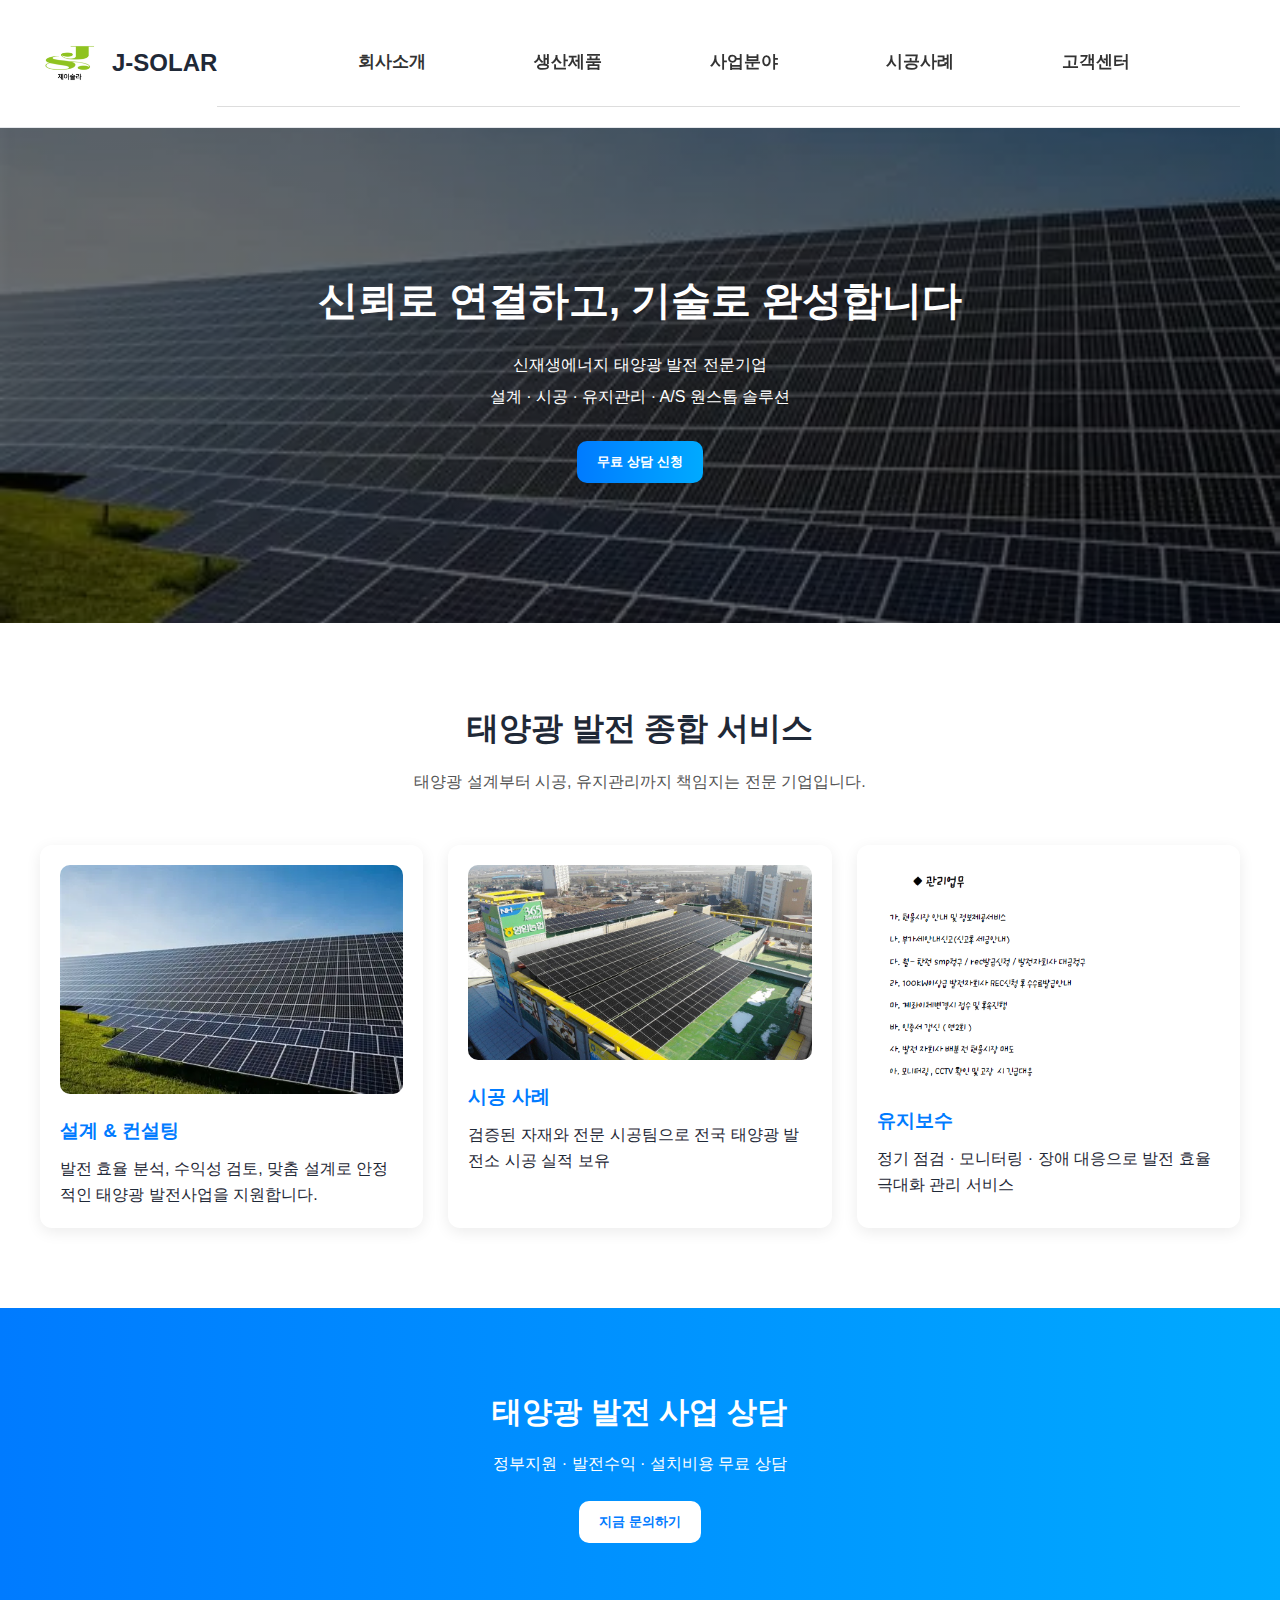
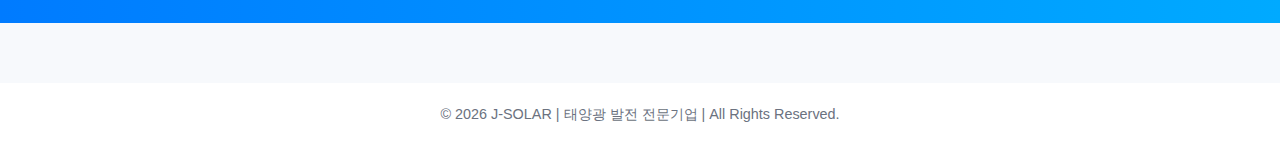
<file: index.html>
<!DOCTYPE html>
<html lang="ko">
<head>
  <meta charset="UTF-8" />
  <title>태양광 발전 전문기업 J-SOLAR | 태양광 시공·설치·유지관리</title>

  <meta name="description" content="태양광 발전소 설계, 시공, 유지보수, 태양광 모듈·인버터·구조물 전문 기업 J-SOLAR. 신재생에너지 태양광 원스톱 솔루션 제공합니다.">

  <meta name="keywords" content="태양광, 태양광발전, 태양광설치, 태양광시공, 태양광모듈, 인버터, 구조물, 신재생에너지, 태양광유지보수, 태양광컨설팅">

  <meta name="viewport" content="width=device-width, initial-scale=1.0">

  <link rel="stylesheet" href="style.css">
  <link rel="icon" type="image/png" href="images/제이솔라로고.png">
</head>

<body>

<!-- ================= HEADER ================= -->

<header class="top-nav">

  <div class="logo-area">
    <img src="images/제이솔라로고.png" alt="J-SOLAR 태양광 전문기업" class="logo">
    <span class="logo-text">J-SOLAR</span>
  </div>

  <nav class="navbar">
    <ul class="menu">

      <li class="menu-item">
        <a href="#">회사소개</a>
        <ul class="submenu">
          <li><a href="기업소개.html">기업소개</a></li>
          <li><a href="인증현황.html">인증현황</a></li>
          <li><a href="오시는길.html">오시는길</a></li>
        </ul>
      </li>

      <li class="menu-item">
        <a href="#">생산제품</a>
        <ul class="submenu">
          <li><a href="태양광모듈.html">태양광 모듈</a></li>
          <li><a href="구조물.html">구조물</a></li>
          <li><a href="인버터.html">인버터</a></li>
        </ul>
      </li>

      <li class="menu-item">
        <a href="#">사업분야</a>
        <ul class="submenu">
          <li><a href="설계컨설팅.html">설계 & 컨설팅</a></li>
          <li><a href="유지보수.html">유지관리</a></li>
        </ul>
      </li>

      <li class="menu-item">
        <a href="#">시공사례</a>
        <ul class="submenu">
          <li><a href="설치시공.html">시공사례</a></li>
        </ul>
      </li>

      <li class="menu-item">
        <a href="#">고객센터</a>
        <ul class="submenu">
          <li><a href="공지사항.html">공지사항</a></li>
          <li><a href="https://jsolar001.cafe24.com/shop1/front/php/b/board_list.php?board_no=1&is_pcver=T">문의하기</a></li>
        </ul>
      </li>

    </ul>
  </nav>

</header>

<script src="script.js"></script>


<!-- ================= HERO ================= -->

<section class="hero"
  style="
  background:
  linear-gradient(rgba(0,0,0,0.55), rgba(0,0,0,0.55)),
  url('images/태양광.jpg') center/cover no-repeat;
  min-height: 80vh;
  display:flex;
  align-items:center;
  justify-content:center;
">

  <div class="hero-content">

    <h1>신뢰로 연결하고, 기술로 완성합니다</h1>

    <p>신재생에너지 태양광 발전 전문기업</p>

    <p>설계 · 시공 · 유지관리 · A/S 원스톱 솔루션</p>

    <br>

    <a href="https://jsolar001.cafe24.com/shop1/front/php/b/board_list.php?board_no=1&is_pcver=T" target="_blank">
      <button>무료 상담 신청</button>
    </a>

  </div>

</section>


<!-- ================= SERVICE ================= -->

<section style="width:100%; padding:80px 40px; background:#ffffff;">

  <div style="max-width:1400px; margin:auto;">

    <h2 style="text-align:center; font-size:32px; margin-bottom:15px;">
      태양광 발전 종합 서비스
    </h2>

    <p style="text-align:center; margin-bottom:50px; color:#555;">
      태양광 설계부터 시공, 유지관리까지 책임지는 전문 기업입니다.
    </p>


    <div class="cards">

      <div class="card">
        <a href="설계컨설팅.html">

          <img src="images/태양광.jpg" alt="태양광 설계 컨설팅">

          <h3>설계 & 컨설팅</h3>

          <p>
            발전 효율 분석, 수익성 검토, 맞춤 설계로
            안정적인 태양광 발전사업을 지원합니다.
          </p>

        </a>
      </div>


      <div class="card">
        <a href="설치시공.html">

          <img src="images/영암하나로마트시공사진.jpg" alt="태양광 시공 사례">

          <h3>시공 사례</h3>

          <p>
            검증된 자재와 전문 시공팀으로
            전국 태양광 발전소 시공 실적 보유
          </p>

        </a>
      </div>


      <div class="card">
        <a href="유지보수.html">

          <img src="images/유지보수2.png" alt="태양광 유지보수">

          <h3>유지보수</h3>

          <p>
            정기 점검 · 모니터링 · 장애 대응으로
            발전 효율 극대화 관리 서비스
          </p>

        </a>
      </div>

    </div>

  </div>

</section>


<!-- ================= CTA ================= -->

<section
  style="
  width:100%;
  padding:80px 20px;
  background:linear-gradient(90deg,#007bff,#00aaff);
  color:white;
  text-align:center;
">

  <h2 style="font-size:30px; margin-bottom:15px;">
    태양광 발전 사업 상담
  </h2>

  <p style="margin-bottom:25px;">
    정부지원 · 발전수익 · 설치비용 무료 상담
  </p>

  <a href="https://jsolar001.cafe24.com/shop1/front/php/b/board_list.php?board_no=1&is_pcver=T" target="_blank">
    <button style="background:white; color:#007bff;">
      지금 문의하기
    </button>
  </a>

</section>


<!-- ================= FOOTER ================= -->

<footer>

  <p>
    © 2026 J-SOLAR | 태양광 발전 전문기업 | All Rights Reserved.
  </p>

</footer>

</body>
</html>
</file>
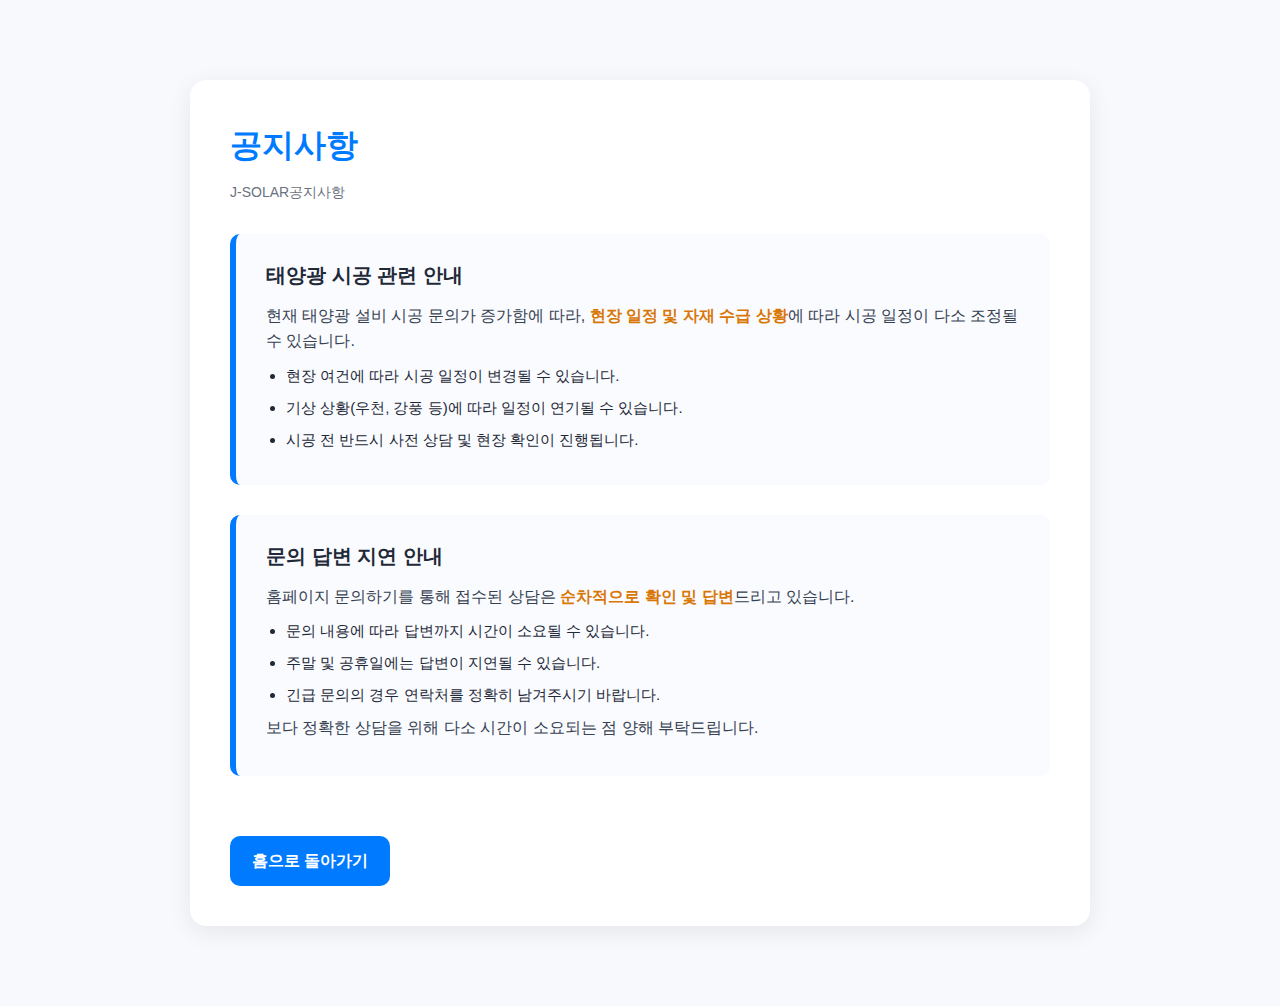
<file: 공지사항.html>
<!DOCTYPE html>
<html lang="ko">
<head>
  <meta charset="UTF-8">
  <title>공지사항 | JSOLAR</title>
   <link rel="stylesheet" href="style.css"><link rel="icon" type="image/png" href="images/제이솔라로고.png">

  <!-- PC 화면 축소 형태 유지 -->
  <meta name="viewport" content="width=1200">

  <style>
    body {
      font-family: "Noto Sans KR", sans-serif;
      background: #f7f9fc;
      color: #1f2937;
      margin: 0;
      padding: 0;
      line-height: 1.6;
    }

    .container {
      max-width: 900px;
      margin: 80px auto;
      padding: 40px;
      background: #ffffff;
      border-radius: 16px;
      box-shadow: 0 6px 25px rgba(0,0,0,0.08);
    }

    h1 {
      font-size: 32px;
      margin-bottom: 10px;
      color: #007bff;
    }

    .date {
      font-size: 14px;
      color: #6b7280;
      margin-bottom: 30px;
    }

    .notice-box {
      border-left: 6px solid #007bff;
      padding: 25px 30px;
      background: #f9fbff;
      border-radius: 10px;
      margin-bottom: 30px;
    }

    .notice-box h2 {
      font-size: 20px;
      margin-bottom: 12px;
      color: #1f2937;
    }

    .notice-box p {
      font-size: 16px;
      margin-bottom: 10px;
      color: #374151;
    }

    .notice-box ul {
      margin-top: 10px;
      padding-left: 20px;
    }

    .notice-box li {
      margin-bottom: 8px;
      font-size: 15px;
    }

    .highlight {
      font-weight: 700;
      color: #d97706;
    }

    .back-btn {
      display: inline-block;
      margin-top: 30px;
      padding: 12px 22px;
      background: #007bff;
      color: #ffffff;
      border-radius: 10px;
      text-decoration: none;
      font-weight: 600;
      transition: 0.25s;
    }

    .back-btn:hover {
      background: #0056b3;
    }
  </style>
</head>
<body>

  <div class="container">
    <h1>공지사항</h1>
    <div class="date">J-SOLAR공지사항</div>

    <div class="notice-box">
      <h2>태양광 시공 관련 안내</h2>
      <p>
        현재 태양광 설비 시공 문의가 증가함에 따라,
        <span class="highlight">현장 일정 및 자재 수급 상황</span>에 따라
        시공 일정이 다소 조정될 수 있습니다.
      </p>
      <ul>
        <li>현장 여건에 따라 시공 일정이 변경될 수 있습니다.</li>
        <li>기상 상황(우천, 강풍 등)에 따라 일정이 연기될 수 있습니다.</li>
        <li>시공 전 반드시 사전 상담 및 현장 확인이 진행됩니다.</li>
      </ul>
    </div>

    <div class="notice-box">
      <h2>문의 답변 지연 안내</h2>
      <p>
        홈페이지 문의하기를 통해 접수된 상담은
        <span class="highlight">순차적으로 확인 및 답변</span>드리고 있습니다.
      </p>
      <ul>
        <li>문의 내용에 따라 답변까지 시간이 소요될 수 있습니다.</li>
        <li>주말 및 공휴일에는 답변이 지연될 수 있습니다.</li>
        <li>긴급 문의의 경우 연락처를 정확히 남겨주시기 바랍니다.</li>
      </ul>
      <p>
        보다 정확한 상담을 위해 다소 시간이 소요되는 점
        양해 부탁드립니다.
      </p>
    </div>

    <a href="index.html" class="back-btn">홈으로 돌아가기</a>
  </div>

</body>
</html>
</file>
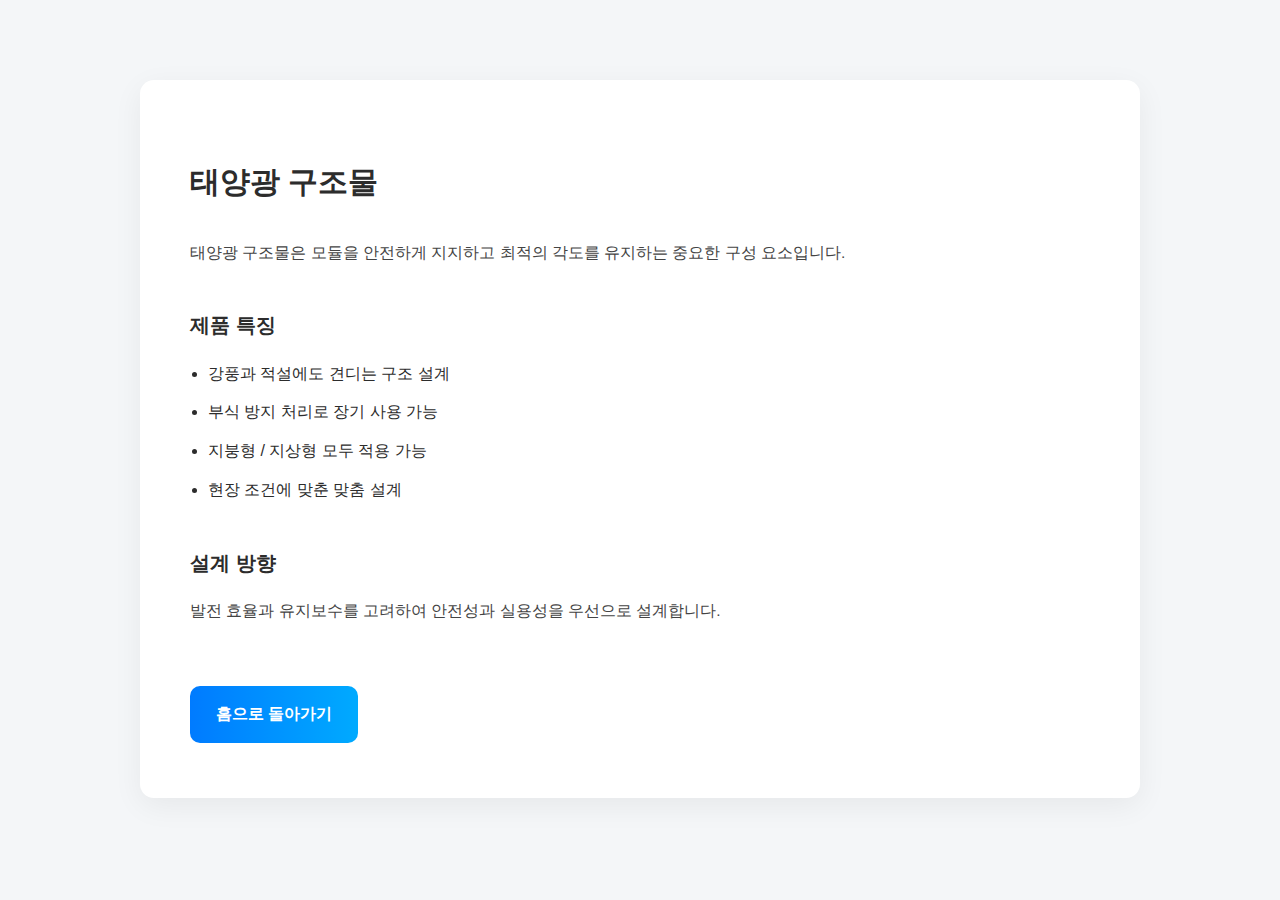
<file: 구조물.html>
<!DOCTYPE html>
<html lang="ko">
<head>
  <meta charset="UTF-8">
  <title>태양광 구조물 | JSOLAR</title>
  <meta name="viewport" content="width=1200">

  <style>
    body {
      font-family: "Noto Sans KR", sans-serif;
      background: #f4f6f8;
      color: #2c2c2c;
      margin: 0;
      line-height: 1.8;
    }

    .container {
      max-width: 900px;
      margin: 80px auto;
      padding: 55px 50px;
      background: #fff;
      border-radius: 14px;
      box-shadow: 0 8px 30px rgba(0,0,0,0.06);
    }

    h1 { font-size: 30px; margin-bottom: 30px; }
    h2 { font-size: 20px; margin-top: 40px; }
    p { font-size: 15.5px; color: #444; }

    ul { padding-left: 18px; }
    li { margin-bottom: 10px; }

    .back-btn {
      display: inline-block;
      margin-top: 45px;
      padding: 14px 26px;
      background: linear-gradient(90deg,#007bff,#00aaff);
      color: #fff;
      border-radius: 10px;
      font-weight: 600;
      text-decoration: none;
    }
  </style>
</head>

<body>
  <div class="container">
    <h1>태양광 구조물</h1>

    <p>
      태양광 구조물은 모듈을 안전하게 지지하고
      최적의 각도를 유지하는 중요한 구성 요소입니다.
    </p>

    <h2>제품 특징</h2>
    <ul>
      <li>강풍과 적설에도 견디는 구조 설계</li>
      <li>부식 방지 처리로 장기 사용 가능</li>
      <li>지붕형 / 지상형 모두 적용 가능</li>
      <li>현장 조건에 맞춘 맞춤 설계</li>
    </ul>

    <h2>설계 방향</h2>
    <p>
      발전 효율과 유지보수를 고려하여
      안전성과 실용성을 우선으로 설계합니다.
    </p>

    <a href="index.html" class="back-btn">홈으로 돌아가기</a>
  </div>
</body>
</html>
</file>
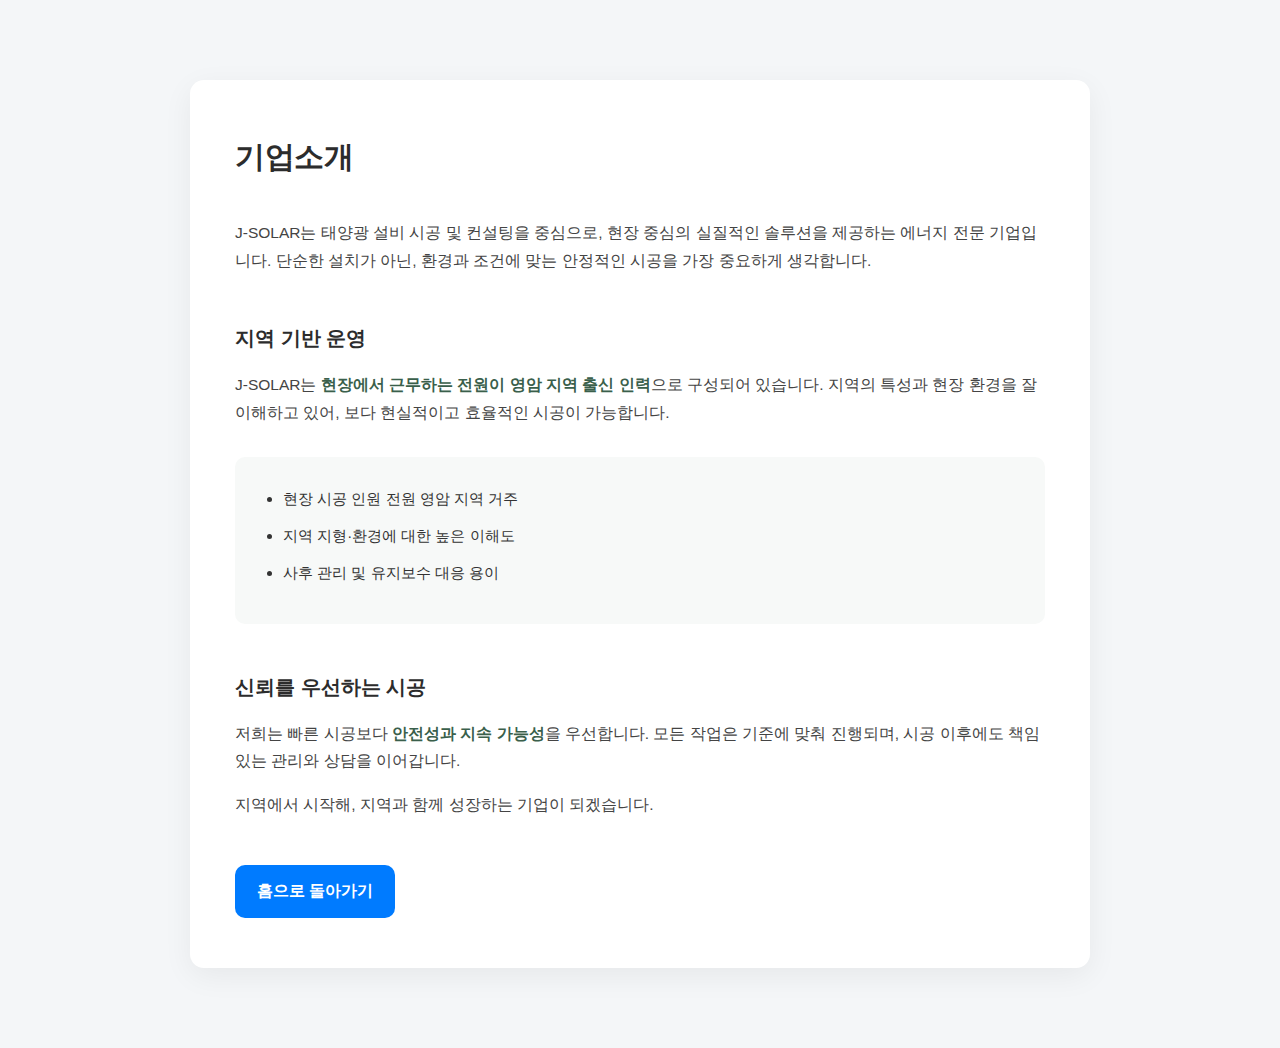
<file: 기업소개.html>
<!DOCTYPE html>
<html lang="ko">
<head>
  <meta charset="UTF-8">
  <title>기업소개 | JSOLAR</title>
   <link rel="stylesheet" href="style.css"><link rel="icon" type="image/png" href="images/제이솔라로고.png">

  <!-- PC 화면 비율 유지 -->
  <meta name="viewport" content="width=1200">

  <style>
    body {
      font-family: "Noto Sans KR", sans-serif;
      background: #f4f6f8;
      color: #2c2c2c;
      margin: 0;
      padding: 0;
      line-height: 1.8;
    }

    .container {
      max-width: 900px;
      margin: 80px auto;
      padding: 50px 45px;
      background: #ffffff;
      border-radius: 14px;
      box-shadow: 0 8px 30px rgba(0,0,0,0.06);
    }

    h1 {
      font-size: 30px;
      margin-bottom: 35px;
      font-weight: 700;
      letter-spacing: -0.5px;
    }

    h2 {
      font-size: 20px;
      margin-top: 45px;
      margin-bottom: 15px;
      font-weight: 600;
    }

    p {
      font-size: 15.5px;
      margin-bottom: 16px;
      color: #444;
    }

    .emphasis {
      font-weight: 600;
      color: #3a5f4b;
    }

    .info-box {
      background: #f7f9f8;
      border-radius: 10px;
      padding: 28px 30px;
      margin-top: 30px;
    }

    .info-box ul {
      margin: 0;
      padding-left: 18px;
    }

    .info-box li {
      font-size: 15px;
      margin-bottom: 10px;
      color: #333;
    }

    .back-btn {
      display: inline-block;
      margin-top: 30px;
      padding: 12px 22px;
      background: #007bff;
      color: #ffffff;
      border-radius: 10px;
      text-decoration: none;
      font-weight: 600;
      transition: 0.25s;
    }

    .back-btn:hover {
      background: #0056b3;
    }
  </style>
</head>
<body>

  <div class="container">
    <h1>기업소개</h1>

    <p>
      J-SOLAR는 태양광 설비 시공 및 컨설팅을 중심으로,
      현장 중심의 실질적인 솔루션을 제공하는 에너지 전문 기업입니다.
      단순한 설치가 아닌, 환경과 조건에 맞는 안정적인 시공을 가장 중요하게 생각합니다.
    </p>

    <h2>지역 기반 운영</h2>
    <p>
      J-SOLAR는 <span class="emphasis">현장에서 근무하는 전원이 영암 지역 출신 인력</span>으로
      구성되어 있습니다.
      지역의 특성과 현장 환경을 잘 이해하고 있어,
      보다 현실적이고 효율적인 시공이 가능합니다.
    </p>

    <div class="info-box">
      <ul>
        <li>현장 시공 인원 전원 영암 지역 거주</li>
        <li>지역 지형·환경에 대한 높은 이해도</li>
        <li>사후 관리 및 유지보수 대응 용이</li>
      </ul>
    </div>

    <h2>신뢰를 우선하는 시공</h2>
    <p>
      저희는 빠른 시공보다
      <span class="emphasis">안전성과 지속 가능성</span>을 우선합니다.
      모든 작업은 기준에 맞춰 진행되며,
      시공 이후에도 책임 있는 관리와 상담을 이어갑니다.
    </p>

    <p>
      지역에서 시작해,
      지역과 함께 성장하는 기업이 되겠습니다.
    </p>

    <a href="index.html" class="back-btn">홈으로 돌아가기</a>
  </div>

</body>
</html>
</file>
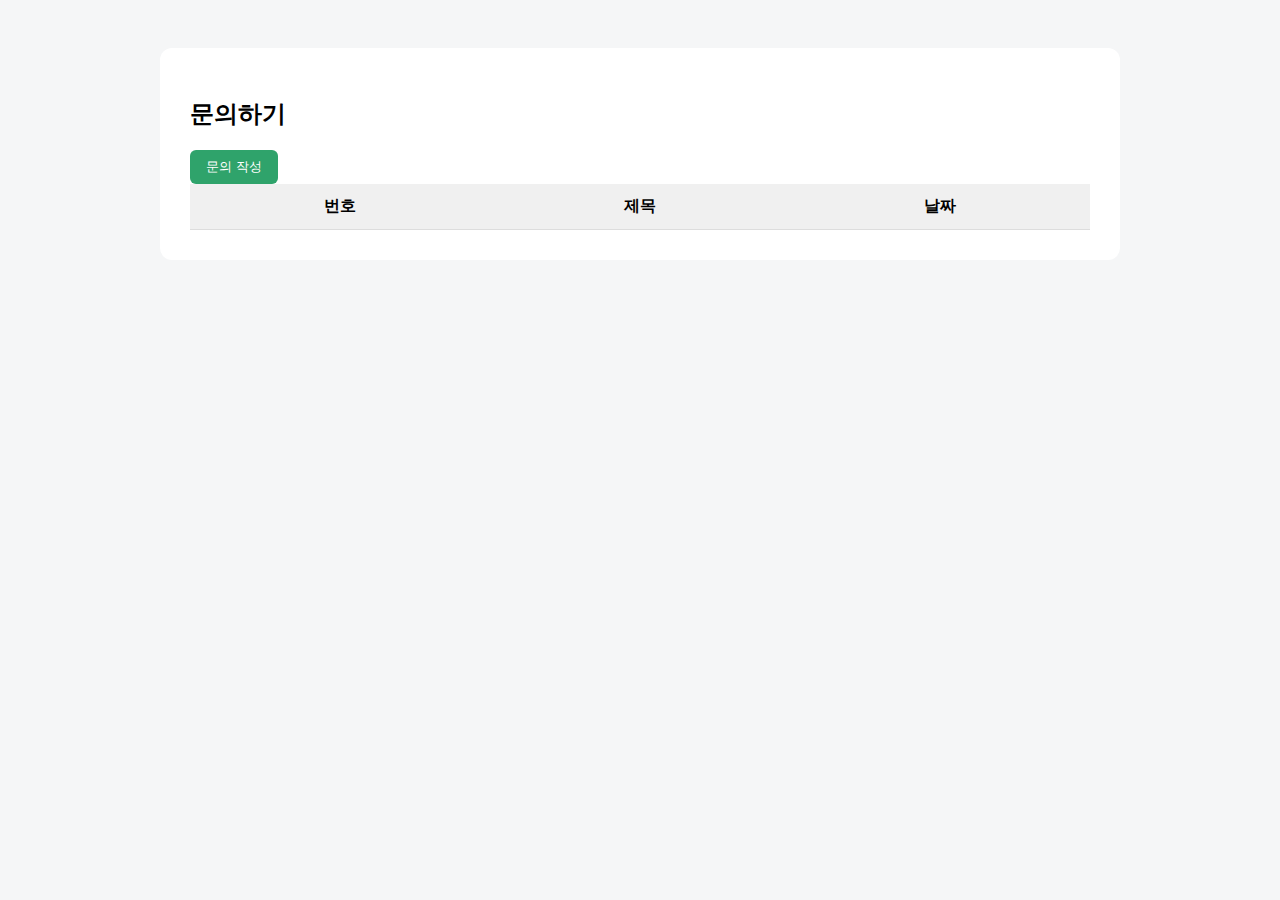
<file: 문의하기.html>
<!DOCTYPE html>
<html lang="ko">
<head>
<meta charset="UTF-8">
<title>문의하기 게시판</title>
<meta name="viewport" content="width=1200">


<style>
body {
  font-family: Pretendard, Arial, sans-serif;
  background: #f5f6f7;
  padding: 40px;
}

.board-wrap {
  max-width: 900px;
  margin: auto;
  background: #fff;
  padding: 30px;
  border-radius: 12px;
}

/* 제목 */
h2 {
  margin-bottom: 20px;
}

/* 테이블 */
table {
  width: 100%;
  border-collapse: collapse;
}

th, td {
  padding: 12px;
  border-bottom: 1px solid #ddd;
  text-align: center;
}

th {
  background: #f0f0f0;
}

td.title {
  text-align: left;
  cursor: pointer;
}

/* 버튼 */
button {
  padding: 8px 16px;
  border: none;
  border-radius: 6px;
  background: #2fa36b;
  color: #fff;
  cursor: pointer;
}

button:hover {
  background: #258a5a;
}

/* 글쓰기 폼 */
.write-form, .view-box {
  margin-top: 30px;
  display: none;
}

input, textarea {
  width: 100%;
  padding: 10px;
  margin-top: 8px;
  margin-bottom: 15px;
  border-radius: 6px;
  border: 1px solid #ccc;
}

.reply {
  background: #f6faf7;
  padding: 15px;
  margin-top: 20px;
  border-left: 4px solid #2fa36b;
}
</style>
</head>

<body>

<div class="board-wrap">
  <h2>문의하기</h2>

  <button onclick="openWrite()">문의 작성</button>

  <!-- 목록 -->
  <table id="board">
    <thead>
      <tr>
        <th>번호</th>
        <th>제목</th>
        <th>날짜</th>
      </tr>
    </thead>
    <tbody></tbody>
  </table>

  <!-- 글쓰기 -->
  <div class="write-form">
    <h3>문의 작성</h3>
    <input id="title" placeholder="제목">
    <textarea id="content" rows="5" placeholder="문의 내용"></textarea>
    <button onclick="savePost()">등록</button>
  </div>

  <!-- 글 보기 -->
  <div class="view-box">
    <h3 id="view-title"></h3>
    <p id="view-content"></p>

    <div class="reply" id="reply-box"></div>

    <textarea id="reply-input" placeholder="관리자 답변"></textarea>
    <button onclick="saveReply()">답변 등록</button>
  </div>
</div>

<script>
let posts = JSON.parse(localStorage.getItem("posts")) || [];
let selectedIndex = null;

function render() {
  const tbody = document.querySelector("#board tbody");
  tbody.innerHTML = "";
  posts.forEach((post, i) => {
    tbody.innerHTML += `
      <tr>
        <td>${i + 1}</td>
        <td class="title" onclick="viewPost(${i})">${post.title}</td>
        <td>${post.date}</td>
      </tr>
    `;
  });
}

function openWrite() {
  document.querySelector(".write-form").style.display = "block";
  document.querySelector(".view-box").style.display = "none";
}

function savePost() {
  const title = document.getElementById("title").value;
  const content = document.getElementById("content").value;
  if (!title || !content) return alert("내용을 입력하세요");

  posts.unshift({
    title,
    content,
    reply: "",
    date: new Date().toLocaleDateString()
  });

  localStorage.setItem("posts", JSON.stringify(posts));
  location.reload();
}

function viewPost(i) {
  selectedIndex = i;
  const post = posts[i];
  document.querySelector(".view-box").style.display = "block";
  document.querySelector(".write-form").style.display = "none";

  document.getElementById("view-title").innerText = post.title;
  document.getElementById("view-content").innerText = post.content;
  document.getElementById("reply-box").innerText =
    post.reply ? "RE: " + post.reply : "아직 답변이 없습니다.";
}

function saveReply() {
  const reply = document.getElementById("reply-input").value;
  posts[selectedIndex].reply = reply;
  localStorage.setItem("posts", JSON.stringify(posts));
  location.reload();
}

render();
</script>

</body>
</html>
</file>
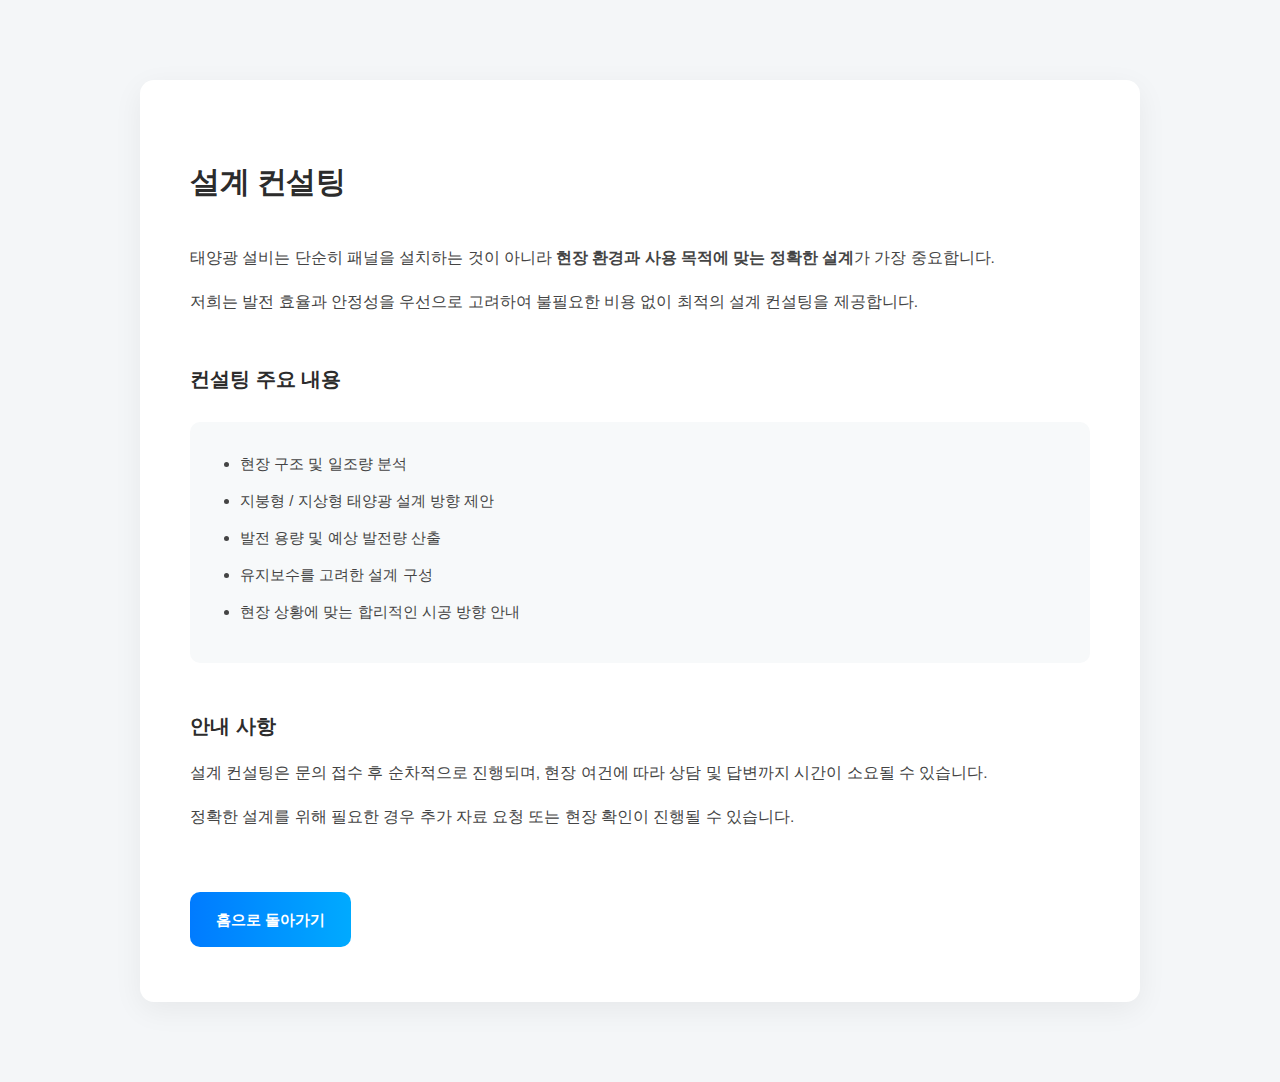
<file: 설계컨설팅.html>
<!DOCTYPE html>
<html lang="ko">
<head>
  <meta charset="UTF-8">
  <title>설계 컨설팅 | JSOLAR</title>

  <!-- 모바일에서도 PC처럼 보이게 -->
  <meta name="viewport" content="width=1200">

  <style>
    body {
      font-family: "Noto Sans KR", sans-serif;
      background: #f4f6f8;
      color: #2c2c2c;
      margin: 0;
      padding: 0;
      line-height: 1.8;
    }

    .container {
      max-width: 900px;
      margin: 80px auto;
      padding: 55px 50px;
      background: #ffffff;
      border-radius: 14px;
      box-shadow: 0 8px 30px rgba(0,0,0,0.06);
    }

    h1 {
      font-size: 30px;
      margin-bottom: 35px;
      font-weight: 700;
      letter-spacing: -0.5px;
    }

    h2 {
      font-size: 20px;
      margin-top: 45px;
      margin-bottom: 15px;
      font-weight: 600;
    }

    p {
      font-size: 15.5px;
      margin-bottom: 16px;
      color: #444;
    }

    .info-box {
      background: #f7f9fa;
      border-radius: 10px;
      padding: 28px 32px;
      margin-top: 25px;
    }

    .info-box ul {
      margin: 0;
      padding-left: 18px;
    }

    .info-box li {
      font-size: 15px;
      margin-bottom: 10px;
      color: #444;
    }

    /* 홈으로 돌아가기 버튼 (파란색 유지) */
    .back-btn {
      display: inline-block;
      margin-top: 45px;
      padding: 14px 26px;
      background: linear-gradient(90deg, #007bff, #00aaff);
      color: #ffffff;
      font-size: 15px;
      font-weight: 600;
      border-radius: 10px;
      text-decoration: none;
      transition: 0.25s ease;
    }

    .back-btn:hover {
      transform: translateY(-2px);
      box-shadow: 0 8px 20px rgba(0, 123, 255, 0.35);
    }
  </style>
</head>

<body>

  <div class="container">
    <h1>설계 컨설팅</h1>

    <p>
      태양광 설비는 단순히 패널을 설치하는 것이 아니라  
      <strong>현장 환경과 사용 목적에 맞는 정확한 설계</strong>가 가장 중요합니다.
    </p>

    <p>
      저희는 발전 효율과 안정성을 우선으로 고려하여  
      불필요한 비용 없이 최적의 설계 컨설팅을 제공합니다.
    </p>

    <h2>컨설팅 주요 내용</h2>

    <div class="info-box">
      <ul>
        <li>현장 구조 및 일조량 분석</li>
        <li>지붕형 / 지상형 태양광 설계 방향 제안</li>
        <li>발전 용량 및 예상 발전량 산출</li>
        <li>유지보수를 고려한 설계 구성</li>
        <li>현장 상황에 맞는 합리적인 시공 방향 안내</li>
      </ul>
    </div>

    <h2>안내 사항</h2>

    <p>
      설계 컨설팅은 문의 접수 후 순차적으로 진행되며,  
      현장 여건에 따라 상담 및 답변까지 시간이 소요될 수 있습니다.
    </p>

    <p>
      정확한 설계를 위해 필요한 경우 추가 자료 요청 또는  
      현장 확인이 진행될 수 있습니다.
    </p>

    <a href="index.html" class="back-btn">홈으로 돌아가기</a>
  </div>

</body>
</html>
</file>
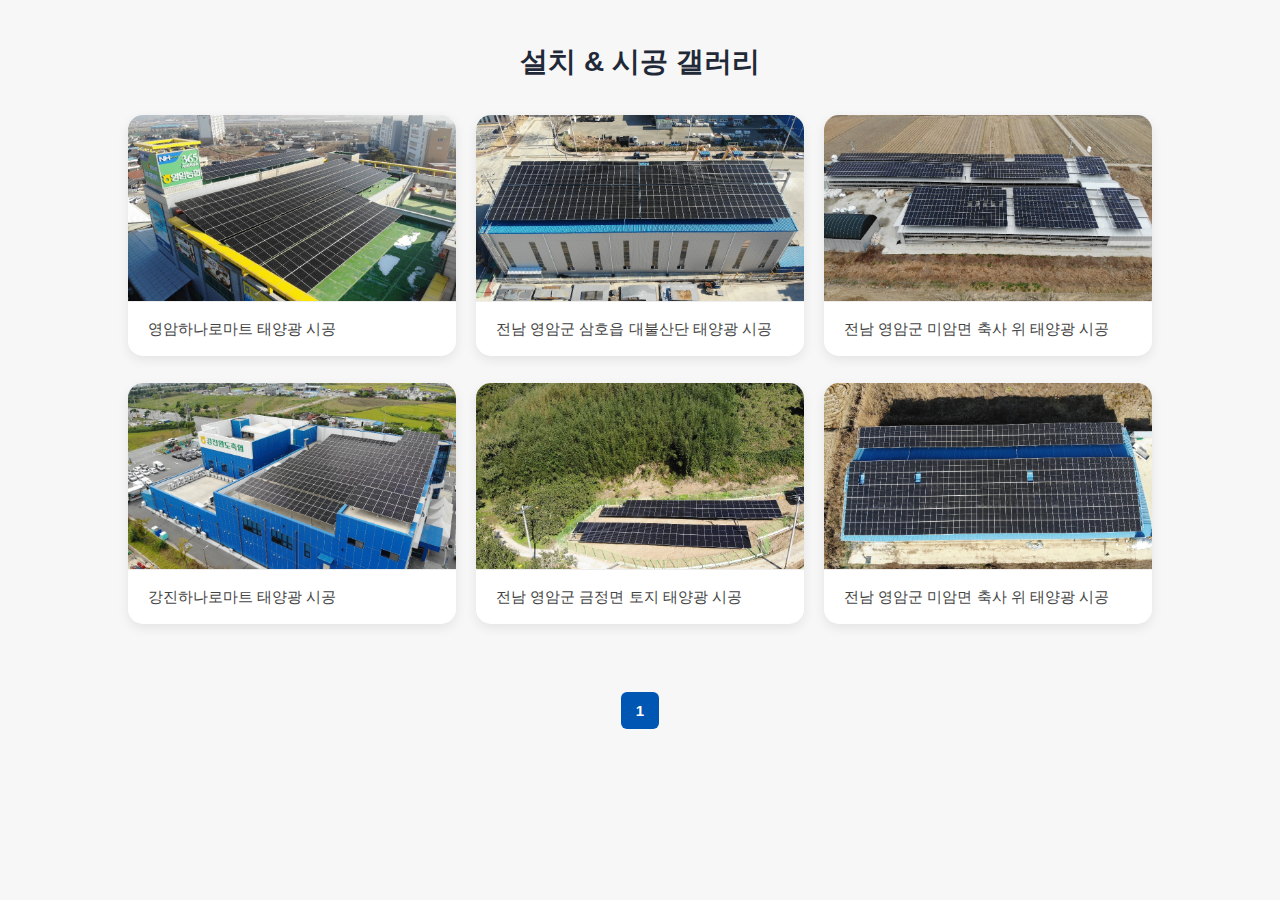
<file: 설치시공.html>
<!DOCTYPE html>
<html lang="ko">
<head>
  <meta charset="UTF-8">
  <title>설치 & 시공 갤러리</title>
  <link rel="stylesheet" href="style.css"><link rel="icon" type="image/png" href="images/제이솔라로고.png">
  <meta name="viewport" content="width=1200">


  <style>
    body {
      font-family: Arial, sans-serif;
      padding: 40px 10%;
      background: #f7f7f7;
    }

    h2 {
      text-align: center;
      margin-bottom: 30px;
      font-size: 28px;
      font-weight: 600;
    }

    .gallery {
      column-count: 3;
      column-gap: 20px;
    }

    @media (max-width: 1000px) {
      .gallery { column-count: 2; }
    }

    @media (max-width: 600px) {
      .gallery { column-count: 1; }
    }

    .item {
      display: inline-block;
      margin-bottom: 20px;
      width: 100%;
      background: white;
      border-radius: 15px;
      overflow: hidden;
      box-shadow: 0 4px 12px rgba(0,0,0,0.08);
    }

    .item img {
      width: 100%;
      display: block;
      cursor: pointer;
      border-bottom: 1px solid #eee;
    }

    .desc {
      padding: 15px 20px;
      font-size: 15px;
      color: #444;
    }

    .popup {
      display: none;
      position: fixed;
      top: 0; left: 0;
      width: 100%; height: 100%;
      background: rgba(0,0,0,0.75);
      justify-content: center;
      align-items: center;
      z-index: 9999;
    }

    .popup img {
      max-width: 85%;
      max-height: 85%;
      border-radius: 12px;
      box-shadow: 0 4px 20px rgba(0,0,0,0.3);
    }

    .pagination {
      margin-top: 40px;
      text-align: center;
    }

    .pagination button {
      margin: 0 5px;
      padding: 10px 15px;
      border: none;
      background: #007bff;
      color: white;
      border-radius: 6px;
      cursor: pointer;
      font-size: 15px;
    }

    .pagination .active {
      background: #0056b3;
      font-weight: bold;
    }
  </style>
</head>




<body>

  <h2>설치 & 시공 갤러리</h2>

  <!-- ==============================
       ① 네가 직접 넣은 이미지들
     ============================== -->
  <div class="gallery" id="gallerySource" style="display:none;">

    <div class="item">
      <img src="images/영암하나로마트시공사진.jpg" onclick="openPopup('images/영암하나로마트시공사진.jpg')">
      <p class="desc">영암하나로마트 태양광 시공</p>
    </div>

    <div class="item">
      <img src="images/강진하나로마트시공사진.jpg" onclick="openPopup('images/강진하나로마트시공사진.jpg')">
      <p class="desc">강진하나로마트 태양광 시공</p>
    </div>

    <div class="item">
      <img src="images/전남영암군삼호읍대불산단.jpg" onclick="openPopup('images/전남영암군삼호읍대불산단.jpg')">
      <p class="desc">전남 영암군 삼호읍 대불산단 태양광 시공</p>
    </div>

    <div class="item">
      <img src="images/전남영암군금정면토지설치.jpg" onclick="openPopup('images/전남영암군금정면토지설치.jpg')">
      <p class="desc">전남 영암군 금정면 토지 태양광 시공</p>
    </div>

    <div class="item">
      <img src="images/전남영암군미암면축사위태양광.jpg" onclick="openPopup('images/전남영암군미암면축사위태양광.jpg')">
      <p class="desc">전남 영암군 미암면 축사 위 태양광 시공</p>
    </div>

    <div class="item">
      <img src="images/전남영암군미암면축사위태양광2.jpg" onclick="openPopup('images/전남영암군미암면축사위태양광2.jpg')">
      <p class="desc">전남 영암군 미암면 축사 위 태양광 시공</p>
    </div>

  </div>

  <!-- 실제 렌더링되는 갤러리 -->
  <div class="gallery" id="gallery"></div>

  <div class="pagination" id="pagination"></div>

  <!-- 팝업 -->
  <div class="popup" id="popup" onclick="closePopup()">
    <img id="popupImg">
  </div>

  <script>
    const itemsPerPage = 12;

    // 원본 이미지 리스트 가져오기
    const sourceItems = Array.from(document.querySelectorAll("#gallerySource .item"));

    const urlParams = new URLSearchParams(window.location.search);
    let currentPage = parseInt(urlParams.get("page")) || 1;

    function showPage(page) {
      currentPage = page;

      const start = (page - 1) * itemsPerPage;
      const end = start + itemsPerPage;

      const gallery = document.getElementById("gallery");
      gallery.innerHTML = "";

      const pageItems = sourceItems.slice(start, end);

      pageItems.forEach(item => {
        gallery.appendChild(item.cloneNode(true));
      });

      updatePagination();
    }

    function updatePagination() {
      const totalPages = Math.ceil(sourceItems.length / itemsPerPage);
      const pagination = document.getElementById("pagination");

      pagination.innerHTML = "";

      if (currentPage > 1) {
        pagination.innerHTML += `<button onclick="goPage(${currentPage - 1})">이전</button>`;
      }

      for (let i = 1; i <= totalPages; i++) {
        pagination.innerHTML += `
          <button onclick="goPage(${i})" class="${currentPage === i ? 'active' : ''}">
            ${i}
          </button>
        `;
      }

      if (currentPage < totalPages) {
        pagination.innerHTML += `<button onclick="goPage(${currentPage + 1})">다음</button>`;
      }
    }

    function goPage(num) {
      location.href = `?page=${num}`;
    }

    function openPopup(src) {
      document.getElementById("popupImg").src = src;
      document.getElementById("popup").style.display = "flex";
    }

    function closePopup() {
      document.getElementById("popup").style.display = "none";
    }

    showPage(currentPage);
  </script>

</body>
</html>
</file>
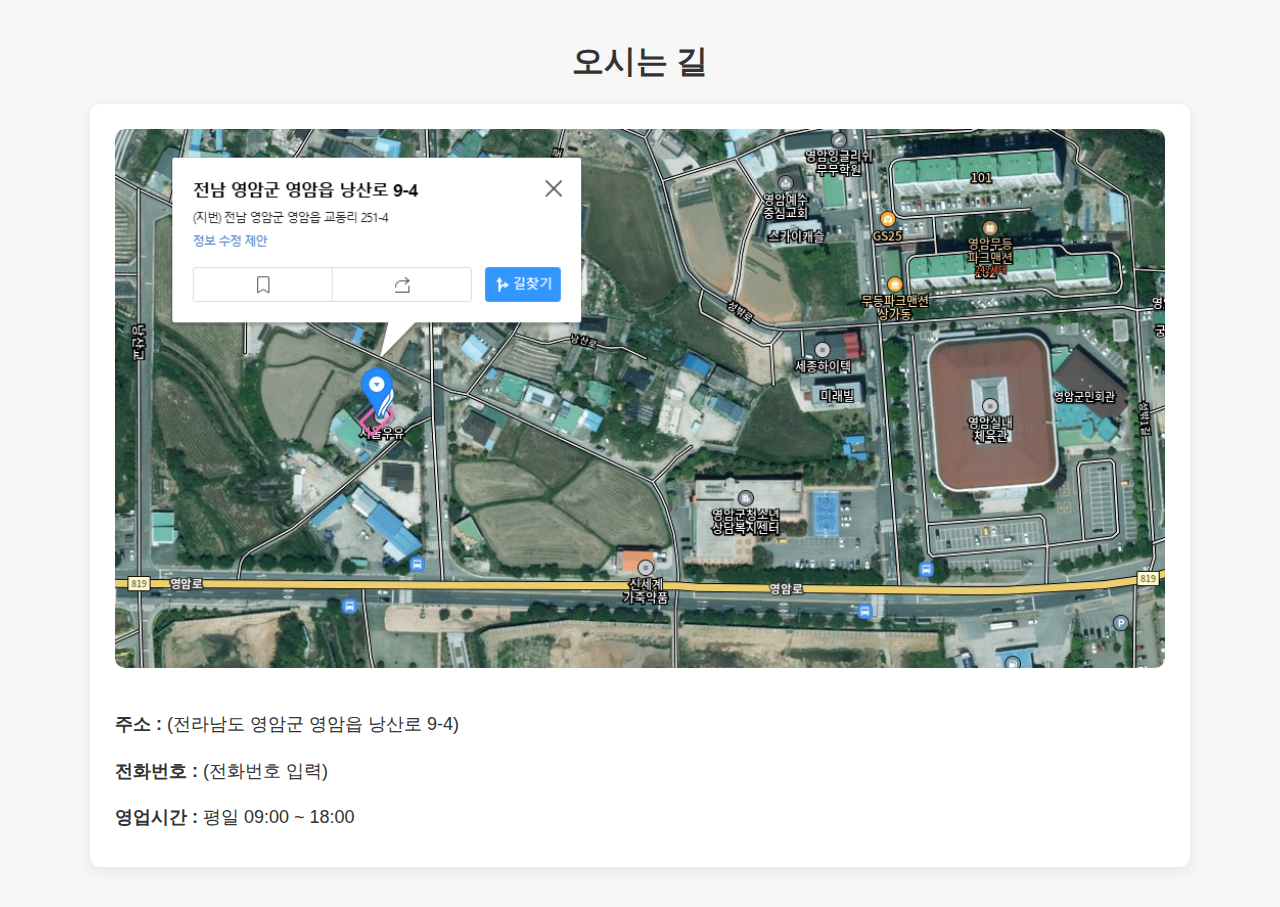
<file: 오시는길.html>
<!DOCTYPE html>
<html lang="ko">
<head>
  <meta charset="UTF-8">
  <title>오시는 길 | J-SOLAR</title>
  <meta name="description" content="J-SOLAR 오시는 길 안내 페이지입니다.">
  <meta name="viewport" content="width=device-width, initial-scale=1.0">

  <style>
    body {
      font-family: "Noto Sans KR", sans-serif;
      margin: 0;
      background: #f7f7f7;
      color: #333;
    }

    .container {
      max-width: 1100px;
      margin: 40px auto;
      padding: 0 20px;
    }

    h1 {
      font-size: 32px;
      margin-bottom: 20px;
      text-align: center;
      font-weight: 700;
    }

    .info-box {
      background: white;
      padding: 25px;
      border-radius: 10px;
      box-shadow: 0 4px 15px rgba(0,0,0,0.08);
      margin-bottom: 30px;
    }

    .location-img {
      width: 100%;
      border-radius: 10px;
      margin-bottom: 20px;
    }

    .address {
      font-size: 18px;
      margin-bottom: 10px;
      line-height: 1.6;
    }

    .map-box {
      width: 100%;
      height: 400px;
      margin-top: 20px;
      border-radius: 10px;
      overflow: hidden;
      box-shadow: 0 4px 12px rgba(0,0,0,0.1);
    }
  </style>
</head>

<body>

  <div class="container">
    <h1>오시는 길</h1>

    <div class="info-box">
      <!-- 📌 위치 이미지 -->
      <img src="images/오시는길.png" alt="회사 위치 이미지" class="location-img">

      <!-- 📌 주소 입력 -->
      <p class="address"><strong>주소 :</strong> (전라남도 영암군 영암읍 낭산로 9-4)</p>
      <p class="address"><strong>전화번호 :</strong> (전화번호 입력)</p>
      <p class="address"><strong>영업시간 :</strong> 평일 09:00 ~ 18:00</p>


    </div>

  </div>

</body>
</html>
</file>
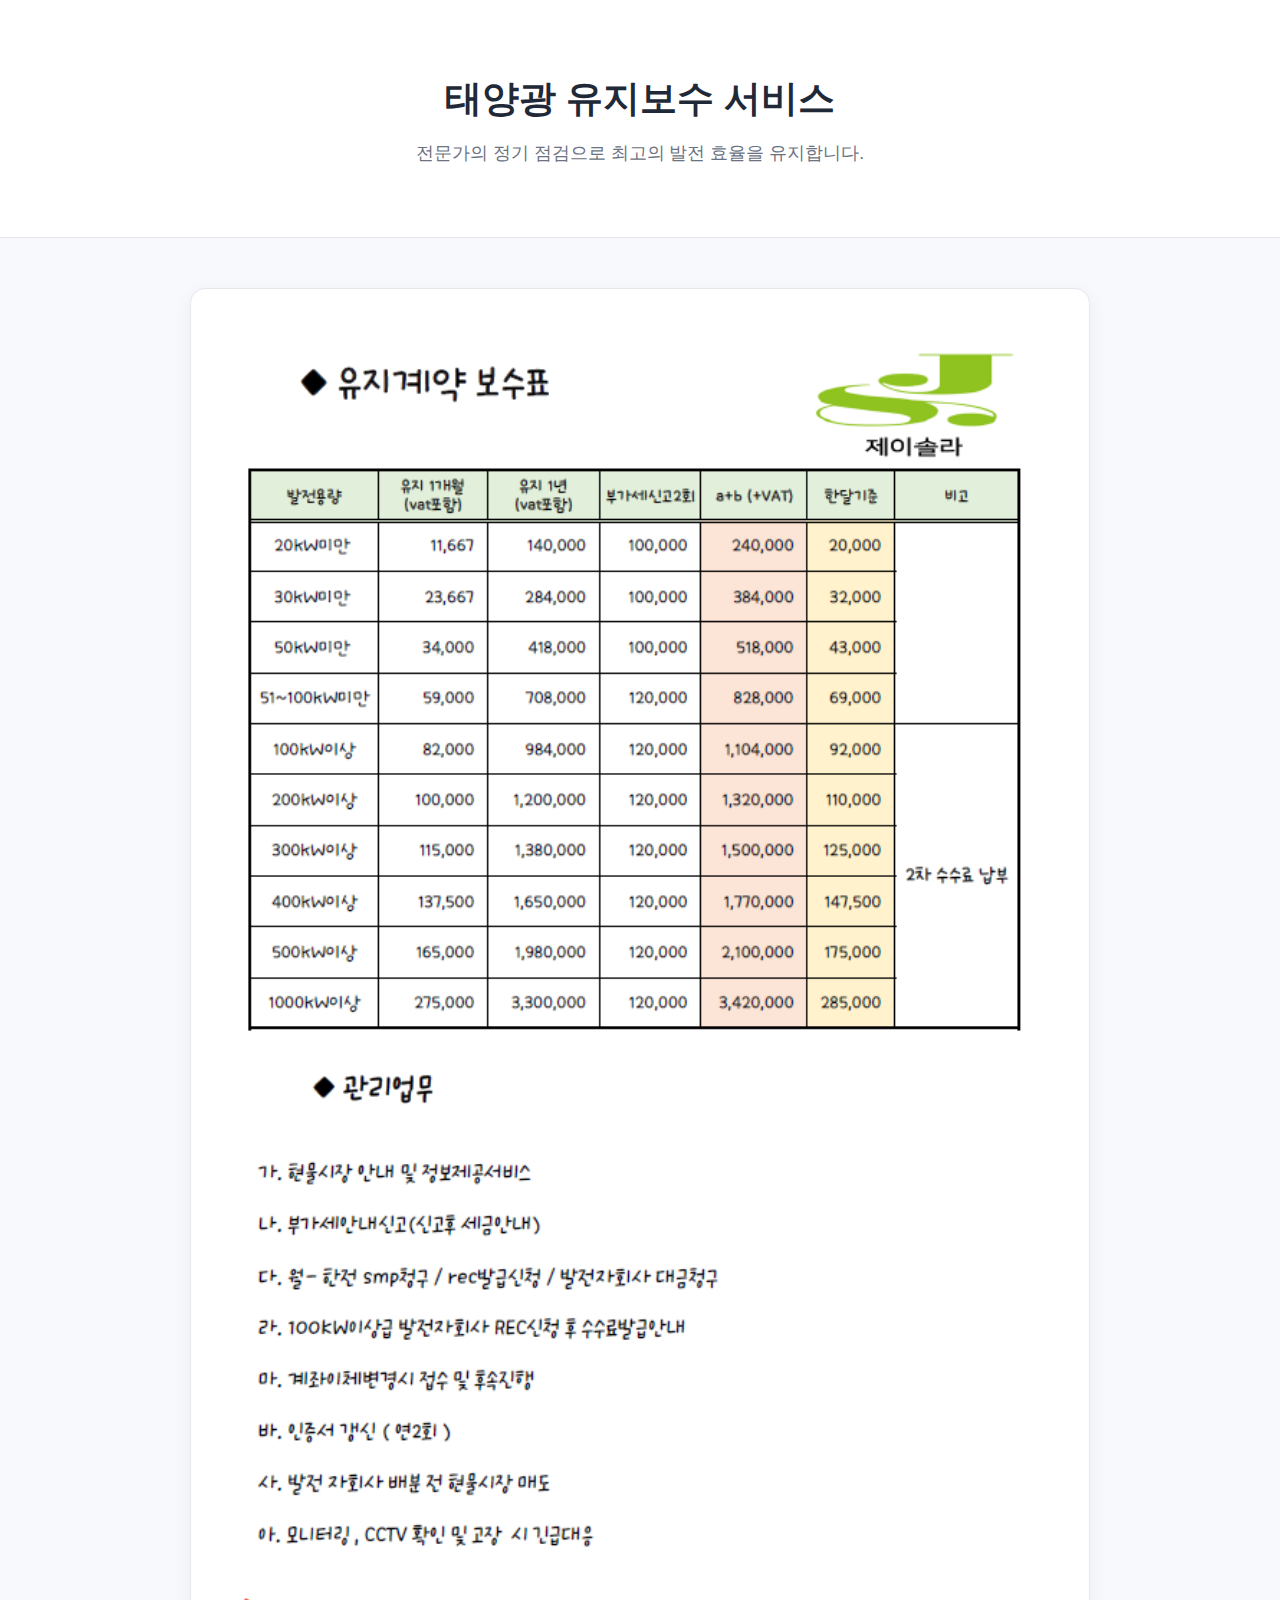
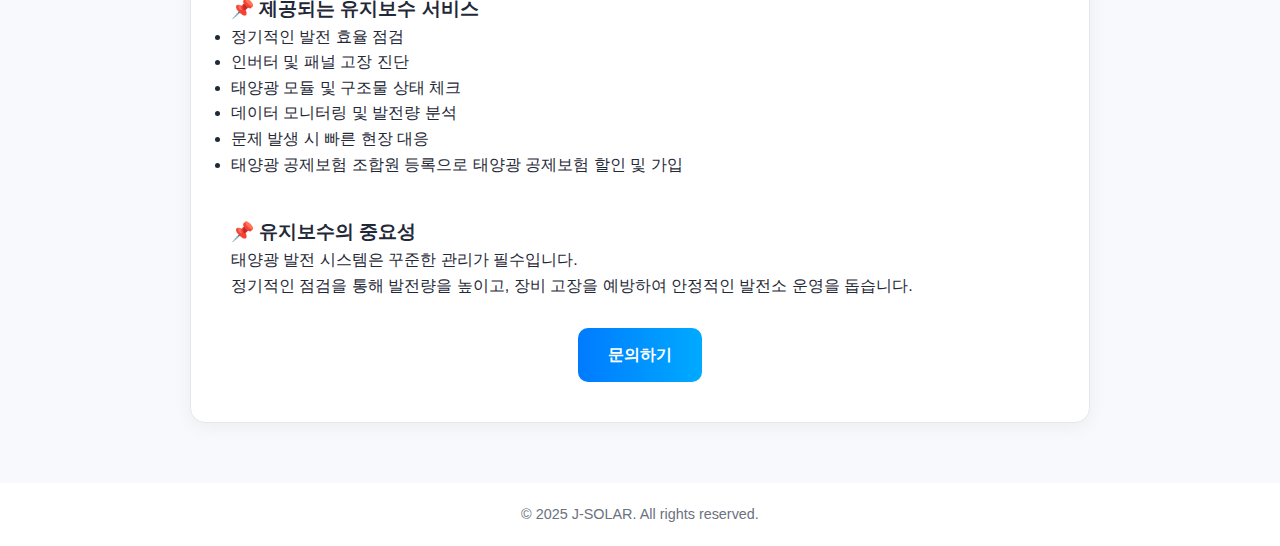
<file: 유지보수.html>
<!DOCTYPE html>
<html lang="ko">
<head>
  <meta charset="UTF-8">
  <title>태양광 유지보수</title>
  <link rel="stylesheet" href="style.css"><link rel="icon" type="image/png" href="images/제이솔라로고.png">


<style>
  /* 유지보수 페이지 전용 깔끔한 화이트 스타일 */

  .maintenance-header {
    background: #ffffff;
    padding: 70px 20px;
    text-align: center;
    border-bottom: 1px solid #e5e7eb;
  }

  .maintenance-header h2 {
    font-size: 2.3rem;
    color: #1f2937;
    margin-bottom: 10px;
  }

  .maintenance-header p {
    font-size: 1.1rem;
    color: #6b7280;
  }

  .maintenance-section {
    max-width: 900px;
    margin: 50px auto;
    background: #ffffff;
    padding: 40px;
    border-radius: 15px;
    border: 1px solid #e5e7eb;
    box-shadow: 0 4px 20px rgba(0,0,0,0.05);
  }

  /* 이미지 스타일 */
  .maintenance-img {
    width: 100%;
    border-radius: 12px;
    margin-bottom: 25px;
    object-fit: cover;
  }

  .go-contact {
    margin-top: 30px;
    text-align: center;
  }

  .go-contact a {
    display: inline-block;
    padding: 14px 30px;
    background: linear-gradient(90deg, #007bff, #00aaff);
    color: white;
    border-radius: 10px;
    text-decoration: none;
    font-weight: bold;
    transition: 0.3s;
  }

  .go-contact a:hover {
    transform: translateY(-3px);
    box-shadow: 0 10px 25px rgba(0,0,0,0.2);
  }
</style>
</head>

<script src="script.js" defer></script>

<body>

  <!-- 설치시공과 동일한 위치·디자인의 뒤로가기 버튼 -->

  <!-- 상단 배너 -->
  <div class="maintenance-header">
    <h2>태양광 유지보수 서비스</h2>
    <p>전문가의 정기 점검으로 최고의 발전 효율을 유지합니다.</p>
  </div>

  <!-- 내용 -->
  <div class="maintenance-section">

    <img src="images/유지보수.png" alt="태양광 유지보수" class="maintenance-img">

    <h3>📌 제공되는 유지보수 서비스</h3>
    <ul>
      <li>정기적인 발전 효율 점검</li>
      <li>인버터 및 패널 고장 진단</li>
      <li>태양광 모듈 및 구조물 상태 체크</li>
      <li>데이터 모니터링 및 발전량 분석</li>
      <li>문제 발생 시 빠른 현장 대응</li>
      <li>태양광 공제보험 조합원 등록으로 태양광 공제보험 할인 및 가입</li>
    </ul>

    <h3 style="margin-top: 40px;">📌 유지보수의 중요성</h3>
    <p>
      태양광 발전 시스템은 꾸준한 관리가 필수입니다.<br>
      정기적인 점검을 통해 발전량을 높이고, 장비 고장을 예방하여 안정적인 발전소 운영을 돕습니다.
    </p>

    <div class="go-contact">
      <a href="https://script.google.com/macros/s/AKfycbxtkWWwd9KqObHsLQ3-8w5EJIhHleensw8giP6HGHukls8sL2ZQMgK9fF7FB-19eelv_A/exec">문의하기</a>
    </div>
  </div>

  <footer>
    © 2025 J-SOLAR. All rights reserved.
  </footer>

</body>
</html>
</file>
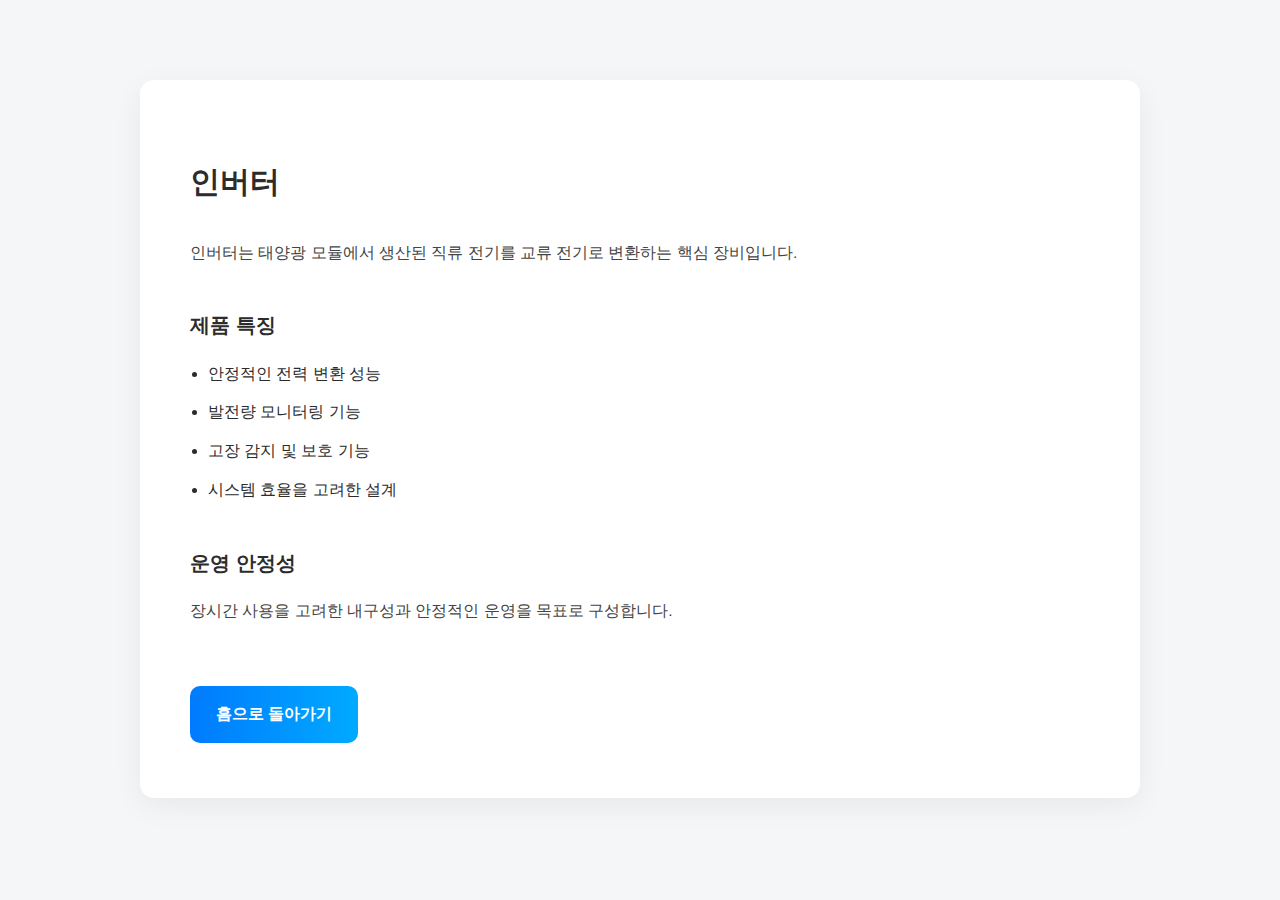
<file: 인버터.html>
<!DOCTYPE html>
<html lang="ko">
<head>
  <meta charset="UTF-8">
  <title>인버터 | JSOLAR</title>
  <meta name="viewport" content="width=1200">

  <style>
    body {
      font-family: "Noto Sans KR", sans-serif;
      background: #f4f6f8;
      color: #2c2c2c;
      margin: 0;
      line-height: 1.8;
    }

    .container {
      max-width: 900px;
      margin: 80px auto;
      padding: 55px 50px;
      background: #fff;
      border-radius: 14px;
      box-shadow: 0 8px 30px rgba(0,0,0,0.06);
    }

    h1 { font-size: 30px; margin-bottom: 30px; }
    h2 { font-size: 20px; margin-top: 40px; }
    p { font-size: 15.5px; color: #444; }

    ul { padding-left: 18px; }
    li { margin-bottom: 10px; }

    .back-btn {
      display: inline-block;
      margin-top: 45px;
      padding: 14px 26px;
      background: linear-gradient(90deg,#007bff,#00aaff);
      color: #fff;
      border-radius: 10px;
      font-weight: 600;
      text-decoration: none;
    }
  </style>
</head>

<body>
  <div class="container">
    <h1>인버터</h1>

    <p>
      인버터는 태양광 모듈에서 생산된 직류 전기를
      교류 전기로 변환하는 핵심 장비입니다.
    </p>

    <h2>제품 특징</h2>
    <ul>
      <li>안정적인 전력 변환 성능</li>
      <li>발전량 모니터링 기능</li>
      <li>고장 감지 및 보호 기능</li>
      <li>시스템 효율을 고려한 설계</li>
    </ul>

    <h2>운영 안정성</h2>
    <p>
      장시간 사용을 고려한 내구성과
      안정적인 운영을 목표로 구성합니다.
    </p>

    <a href="index.html" class="back-btn">홈으로 돌아가기</a>
  </div>
</body>
</html>
</file>
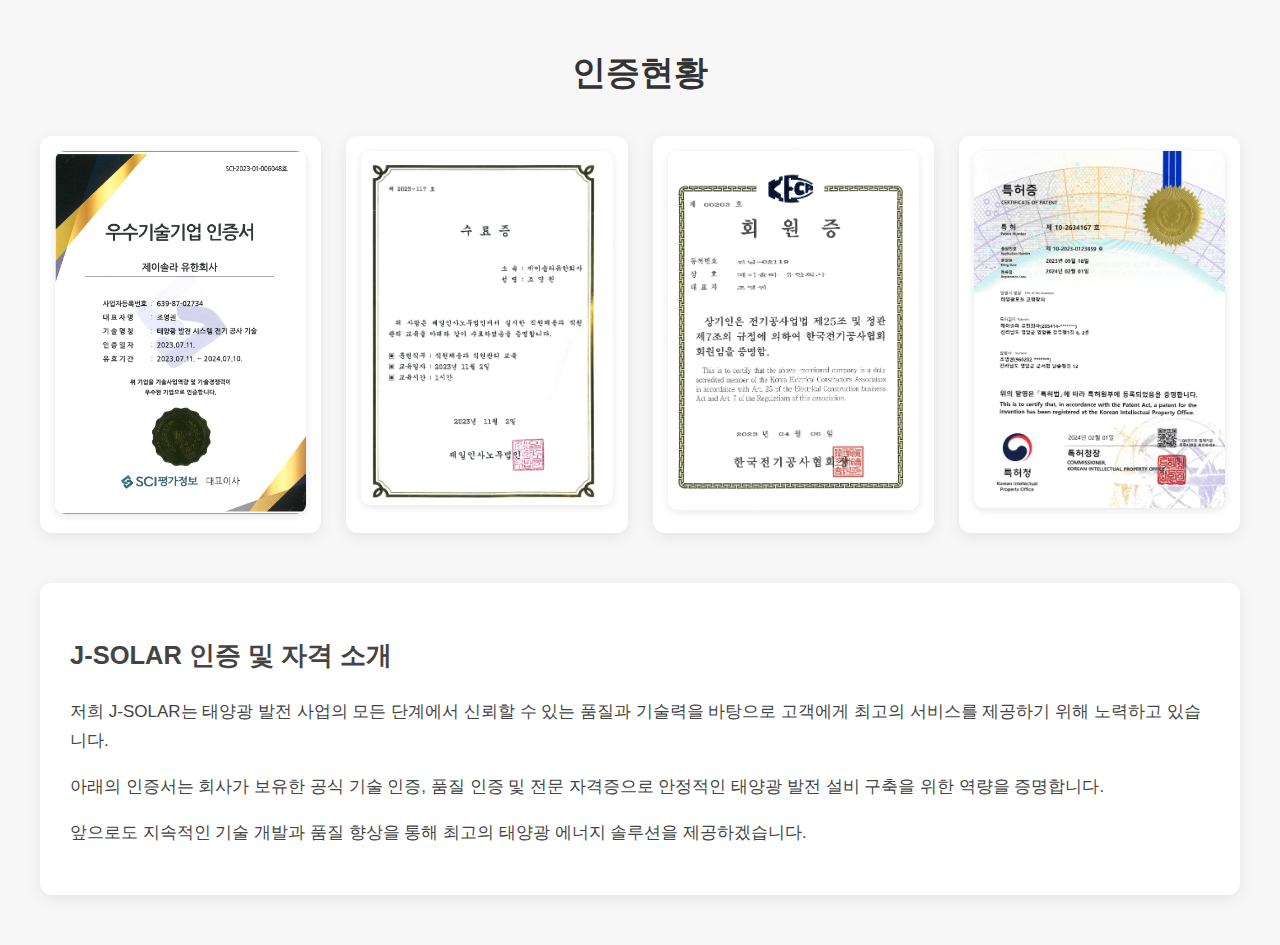
<file: 인증현황.html>
<!DOCTYPE html>
<html lang="ko">
<head>
  <meta charset="UTF-8">
  <title>인증현황 | J-SOLAR</title>
  <meta name="description" content="J-SOLAR의 기업 인증서 및 기술 자격 현황을 소개합니다.">
  <meta name="viewport" content="width=device-width, initial-scale=1.0">

  <style>
    body {
      font-family: "Noto Sans KR", sans-serif;
      margin: 0;
      background: #f7f7f7;
      color: #333;
    }

    .container {
      max-width: 1200px;
      margin: 50px auto;
      padding: 0 20px;
    }

    h1 {
      text-align: center;
      font-size: 34px;
      margin-bottom: 40px;
      font-weight: 700;
    }

    /* ---- 인증서 이미지 레이아웃 ---- */
    .cert-grid {
      display: grid;
      grid-template-columns: repeat(auto-fit, minmax(260px, 1fr));
      gap: 25px;
      margin-bottom: 50px;
    }

    .cert-box {
      background: white;
      border-radius: 12px;
      padding: 15px;
      text-align: center;
      box-shadow: 0 4px 15px rgba(0,0,0,0.08);
      transition: transform 0.2s ease;
    }

    .cert-box:hover {
      transform: translateY(-5px);
    }

    .cert-img {
      width: 100%;
      border-radius: 10px;
      box-shadow: 0 2px 8px rgba(0,0,0,0.1);
    }

    /* ---- 설명 텍스트 박스 ---- */
    .text-box {
      background: white;
      border-radius: 12px;
      padding: 30px;
      box-shadow: 0 4px 15px rgba(0,0,0,0.08);
      line-height: 1.7;
      font-size: 17px;
      color: #444;
    }
  </style>
</head>

<body>

  <div class="container">

    <h1>인증현황</h1>

    <!-- 📌 인증서 이미지 4개 -->
    <div class="cert-grid">
      <div class="cert-box">
        <img src="images/인증.png" alt="인증서 1" class="cert-img">
      </div>
      <div class="cert-box">
        <img src="images/인증2.png" alt="인증서 2" class="cert-img">
      </div>
      <div class="cert-box">
        <img src="images/인증3.png" alt="인증서 3" class="cert-img">
      </div>
      <div class="cert-box">
        <img src="images/인증4.png" alt="인증서 4" class="cert-img">
      </div>
    </div>

    <!-- 📌 설명 글 입력 영역 -->
    <div class="text-box">
      <h2>J-SOLAR 인증 및 자격 소개</h2>
      <p>
        저희 J-SOLAR는 태양광 발전 사업의 모든 단계에서 신뢰할 수 있는 품질과 기술력을 바탕으로
        고객에게 최고의 서비스를 제공하기 위해 노력하고 있습니다.
      </p>
      <p>
        아래의 인증서는 회사가 보유한 공식 기술 인증, 품질 인증 및 전문 자격증으로
        안정적인 태양광 발전 설비 구축을 위한 역량을 증명합니다.
      </p>
      <p>
        앞으로도 지속적인 기술 개발과 품질 향상을 통해 최고의 태양광 에너지 솔루션을 제공하겠습니다.
      </p>
    </div>

  </div>

</body>
</html>
</file>
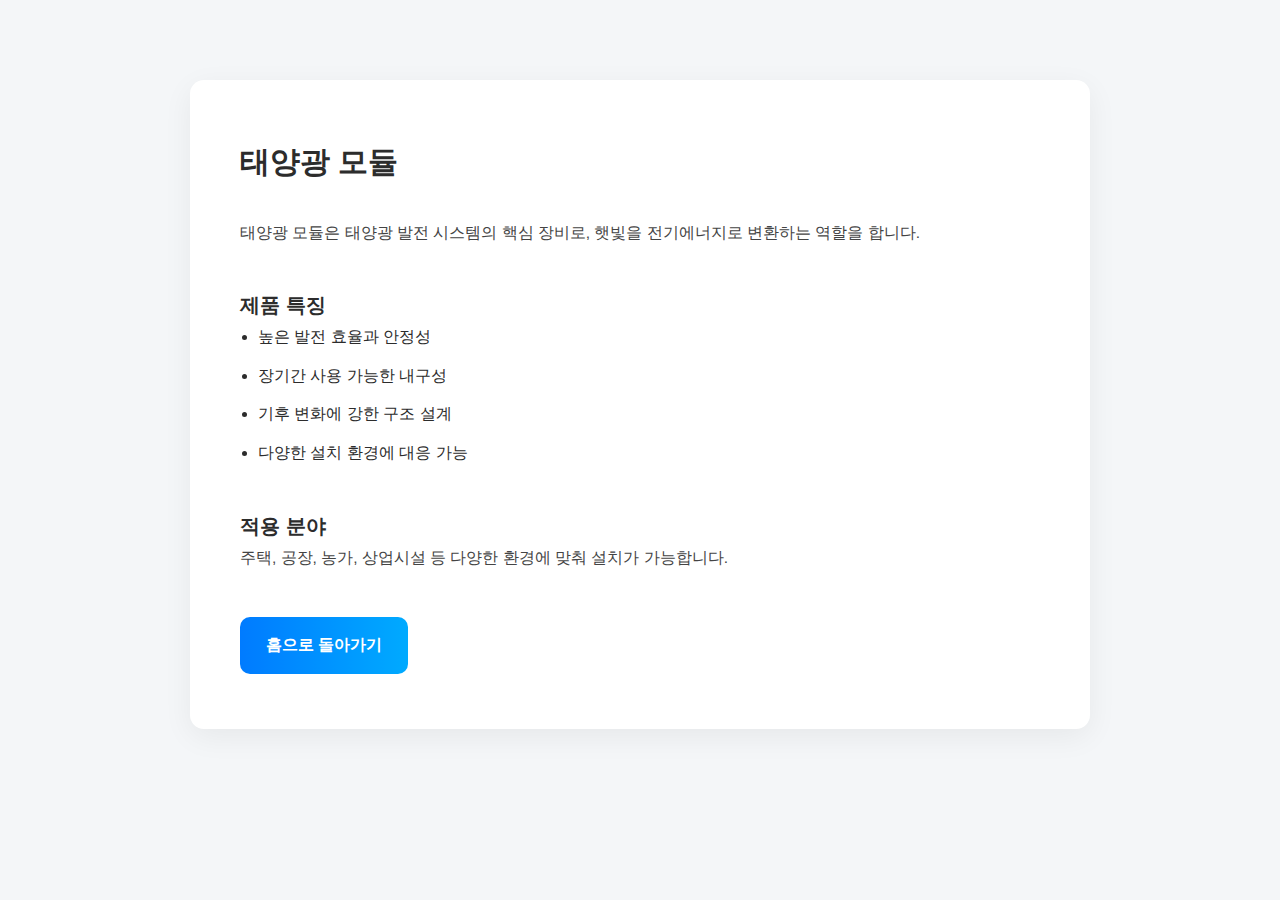
<file: 태양광모듈.html>
<!DOCTYPE html>
<html lang="ko">
<head>
  <meta charset="UTF-8">
  <title>태양광 모듈 | JSOLAR</title>
   <link rel="stylesheet" href="style.css"><link rel="icon" type="image/png" href="images/제이솔라로고.png">
  <meta name="viewport" content="width=1200">

  <style>
    body {
      font-family: "Noto Sans KR", sans-serif;
      background: #f4f6f8;
      color: #2c2c2c;
      margin: 0;
      line-height: 1.8;
    }

    .container {
      max-width: 900px;
      margin: 80px auto;
      padding: 55px 50px;
      background: #fff;
      border-radius: 14px;
      box-shadow: 0 8px 30px rgba(0,0,0,0.06);
    }

    h1 { font-size: 30px; margin-bottom: 30px; }
    h2 { font-size: 20px; margin-top: 40px; }
    p { font-size: 15.5px; color: #444; }

    ul { padding-left: 18px; }
    li { margin-bottom: 10px; }

    .back-btn {
      display: inline-block;
      margin-top: 45px;
      padding: 14px 26px;
      background: linear-gradient(90deg,#007bff,#00aaff);
      color: #fff;
      border-radius: 10px;
      font-weight: 600;
      text-decoration: none;
    }
  </style>
</head>

<body>
  <div class="container">
    <h1>태양광 모듈</h1>

    <p>
      태양광 모듈은 태양광 발전 시스템의 핵심 장비로,
      햇빛을 전기에너지로 변환하는 역할을 합니다.
    </p>

    <h2>제품 특징</h2>
    <ul>
      <li>높은 발전 효율과 안정성</li>
      <li>장기간 사용 가능한 내구성</li>
      <li>기후 변화에 강한 구조 설계</li>
      <li>다양한 설치 환경에 대응 가능</li>
    </ul>

    <h2>적용 분야</h2>
    <p>
      주택, 공장, 농가, 상업시설 등 다양한 환경에
      맞춰 설치가 가능합니다.
    </p>

    <a href="index.html" class="back-btn">홈으로 돌아가기</a>
  </div>
</body>
</html>
</file>
<file: style.css>
/* ============================================
   RESET 기본 스타일 초기화
============================================ */
* {
  margin: 0;
  padding: 0;
  box-sizing: border-box;
}

body {
  font-family: "Noto Sans KR", sans-serif;
  background: #f7f9fc;
  color: #1f2937;
  line-height: 1.6;
}

a {
  color: inherit;
  text-decoration: none;
}

/* ============================================
   공통 레이아웃
============================================ */
.container {
  max-width: 1200px;
  margin: auto;
  padding: 20px;
}

/* ============================================
   상단 네비게이션 바
============================================ */
.top-nav {
  width: 100%;
  background: #ffffff;
  padding: 20px 40px;
  display: flex;
  justify-content: space-between;
  align-items: center;
  border-bottom: 1px solid #e5e7eb;
  position: sticky;
  top: 0;
  z-index: 1000;
}

/* 로고 */
.logo-area {
  display: flex;
  align-items: center;
  gap: 12px;
}
.logo {
  height: 45px;
}
.logo-text {
  font-size: 1.6rem;
  font-weight: 700;
}

/* 메뉴 */
.menu a {
  margin-left: 30px;
  font-size: 1.05rem;
  font-weight: 600;
  padding-bottom: 5px;
  transition: 0.25s ease;
  border-bottom: 3px solid transparent;
}

.menu a:hover {
  color: #007bff;
  border-bottom: 3px solid #007bff;
}

/* ============================================
   공통 버튼 스타일
============================================ */
button,
.btn {
  display: inline-block;
  background: linear-gradient(90deg, #007bff, #00aaff);
  color: white;
  font-weight: bold;
  padding: 12px 20px;
  border: none;
  border-radius: 10px;
  cursor: pointer;
  transition: 0.25s ease;
}

button:hover,
.btn:hover {
  transform: translateY(-3px);
  box-shadow: 0 10px 20px rgba(0, 0, 0, 0.25);
}


.back-btn:hover {
  background: #f1f1f1;
}

/* ============================================
   메인 페이지 카드 디자인
============================================ */
.cards {
  display: flex;
  flex-wrap: wrap;
  justify-content: center;
  gap: 25px;
  margin-top: 40px;
}

.card {
  flex: 1 1 250px;
  background: #fff;
  border-radius: 12px;
  box-shadow: 0 4px 15px rgba(0, 0, 0, 0.08);
  padding: 20px;
  transition: 0.30s;
}

.card:hover {
  transform: translateY(-5px);
  box-shadow: 0 8px 25px rgba(0, 0, 0, 0.2);
}

.card img {
  width: 100%;
  border-radius: 10px;
  margin-bottom: 15px;
}

.card h3 {
  margin-bottom: 10px;
  color: #007bff;
}

/* ============================================
   유지보수 페이지 스타일
============================================ */
.maintenance-header {
  text-align: center;
  padding: 70px 20px;
  background: white;
  border-bottom: 1px solid #e5e7eb;
}

.maintenance-section {
  max-width: 900px;
  margin: 50px auto;
  background: #ffffff;
  padding: 40px;
  border-radius: 15px;
  border: 1px solid #e5e7eb;
}

.maintenance-img {
  width: 100%;
  border-radius: 12px;
  margin-bottom: 30px;
}

/* ============================================
   시공 갤러리 페이지
============================================ */
.gallery {
  column-count: 3;
  column-gap: 20px;
}

@media (max-width: 1000px) {
  .gallery {
    column-count: 2;
  }
}
@media (max-width: 600px) {
  .gallery {
    column-count: 1;
  }
}

.item {
  display: inline-block;
  width: 100%;
  margin-bottom: 20px;
  background: #fff;
  border-radius: 15px;
  overflow: hidden;
  box-shadow: 0 4px 12px rgba(0, 0, 0, 0.08);
}

.item img {
  width: 100%;
  cursor: pointer;
  border-bottom: 1px solid #eee;
}

.desc {
  padding: 15px 20px;
  font-size: 14px;
  color: #444;
}

/* 팝업 */
.popup {
  display: none;
  position: fixed;
  top: 0;
  left: 0;
  width: 100%;
  height: 100%;
  background: rgba(0, 0, 0, 0.75);
  justify-content: center;
  align-items: center;
  z-index: 9999;
}
.popup img {
  max-width: 85%;
  max-height: 85%;
  border-radius: 12px;
}

/* 페이지네이션 */
.pagination {
  text-align: center;
  margin-top: 40px;
}

.pagination button {
  padding: 8px 14px;
  margin: 0 5px;
  border-radius: 8px;
  background: #007bff;
  border: none;
  color: white;
}

.pagination .active {
  background: #0056b3;
}

/* ============================================
   푸터
============================================ */
footer {
  background: white;
  text-align: center;
  padding: 20px;
  margin-top: 60px;
  font-size: 0.9rem;
  color: #6b7280;
}

/* ============================================
   📱 모바일 전용 보완 (기존 CSS 유지)
============================================ */
@media (max-width: 768px) {

  /* 전체 여백 정리 */
  body {
    font-size: 15px;
  }

  .container {
    padding: 15px;
  }

  /* ===== 상단 네비게이션 ===== */
  .top-nav {
    padding: 15px 20px;
  }

  .logo {
    height: 38px;
  }

  .logo-text {
    font-size: 1.3rem;
  }

  /* 메뉴를 세로 정렬 */
  .menu {
    flex-wrap: wrap;
    justify-content: flex-start;
    gap: 15px;
    padding-top: 10px;
  }

  .menu a {
    font-size: 0.95rem;
    padding: 6px 0;
    border-bottom: none;
  }

  /* 드롭다운 메뉴 모바일에서 자연스럽게 */
  .submenu {
    position: static;
    transform: none;
    opacity: 1;
    pointer-events: auto;
    box-shadow: none;
    border: none;
    padding-left: 10px;
  }

  .submenu li a {
    font-size: 14px;
    padding: 8px 0;
  }

  /* ===== 메인 배너 ===== */
  .hero {
    padding: 90px 20px;
  }

  .hero h1 {
    font-size: 28px;
    line-height: 1.3;
  }

  .hero p {
    font-size: 15px;
  }

  /* ===== 카드 레이아웃 ===== */
  .cards {
    flex-direction: column;
    gap: 20px;
  }

  .card {
    padding: 18px;
  }

  .card h3 {
    font-size: 1.1rem;
  }

  /* ===== 유지보수 페이지 ===== */
  .maintenance-section {
    padding: 25px 20px;
  }

  /* ===== 갤러리 ===== */
  .gallery {
    column-count: 1;
  }

  .desc {
    font-size: 13px;
  }

  /* ===== 버튼 ===== */
  button,
  .btn {
    width: 100%;
    text-align: center;
    padding: 14px;
    font-size: 15px;
  }

  /* ===== 푸터 ===== */
  footer {
    font-size: 0.8rem;
    padding: 15px;
  }
}

/* 네비게이션 바 전체 */
.navbar {
  background: #ffffff;
  border-bottom: 1px solid #ddd;
  width: 100%;
}

.menu {
  display: flex;
  justify-content: center;
  gap: 50px;
  list-style: none;
  margin: 0;
  padding: 20px 0;
}

.menu-item {
  position: relative;
}

.menu a {
  text-decoration: none;
  color: #333;
  font-size: 17px;
  font-weight: 600;
  padding: 8px 14px;
  display: block;
}

.menu a:hover {
  color: #ff8a00; /* 강조 포인트 컬러 */
}

/* 🔽 기본 숨김 */
.submenu {
  position: absolute;
  top: 55px;
  left: 0;
  background: white;
  list-style: none;
  padding: 10px 0;
  width: 160px;
  opacity: 0;
  pointer-events: none;
  transform: translateY(10px);
  border-radius: 6px;
  border: 1px solid #eee;
  box-shadow: 0px 4px 15px rgba(0,0,0,0.08);
  transition: opacity 0.35s ease, transform 0.35s ease;
}

/* ✔ JS가 붙여주는 클래스 */
.submenu.show {
  opacity: 1;
  pointer-events: auto;
  transform: translateY(0);
}

/* 메뉴 항목 */
.submenu li a {
  padding: 10px 15px;
  color: #444;
  font-size: 15px;
}

.submenu li a:hover {
  background: #f7f7f7;
  color: #ff8a00;
}


/* 🔥 메뉴 Hover 시 드롭다운 오픈 */
.menu-item:hover .submenu {
  opacity: 1;
  pointer-events: auto;
  transform: translateY(0);
}
/* ==========================
   메인 배너 (Hero Section)
========================== */
.hero {
  width: 100%;
  padding: 150px 20px;
  background: #a1a1a1; /* 완전한 검정 배경 */
  text-align: center;
}

.hero h1 {
  font-size: 48px;
  font-weight: 800;
  color: #ffffff;
  margin-bottom: 20px;
}

.hero p {
  color: #ffffff; /* 연한 회색 */
  font-size: 18px;
  margin: 6px 0;
}
/* ================================
   메인 로고 한줄 고정
================================ */

.logo-area {
  white-space: nowrap;   /* 줄바꿈 금지 */
}

.logo-text {
  white-space: nowrap;
  font-size: 1.5rem;
  font-weight: 700;
}


/* ================================
   메인 배너 높이 줄이기
================================ */

.hero {
  min-height: 55vh !important;   /* 기존 80vh → 55vh */
  padding: 100px 20px !important;
}


/* ================================
   메인 글씨 크기 조정
================================ */

.hero h1 {
  font-size: 40px;
}

.hero p {
  font-size: 16px;
}
</file>
